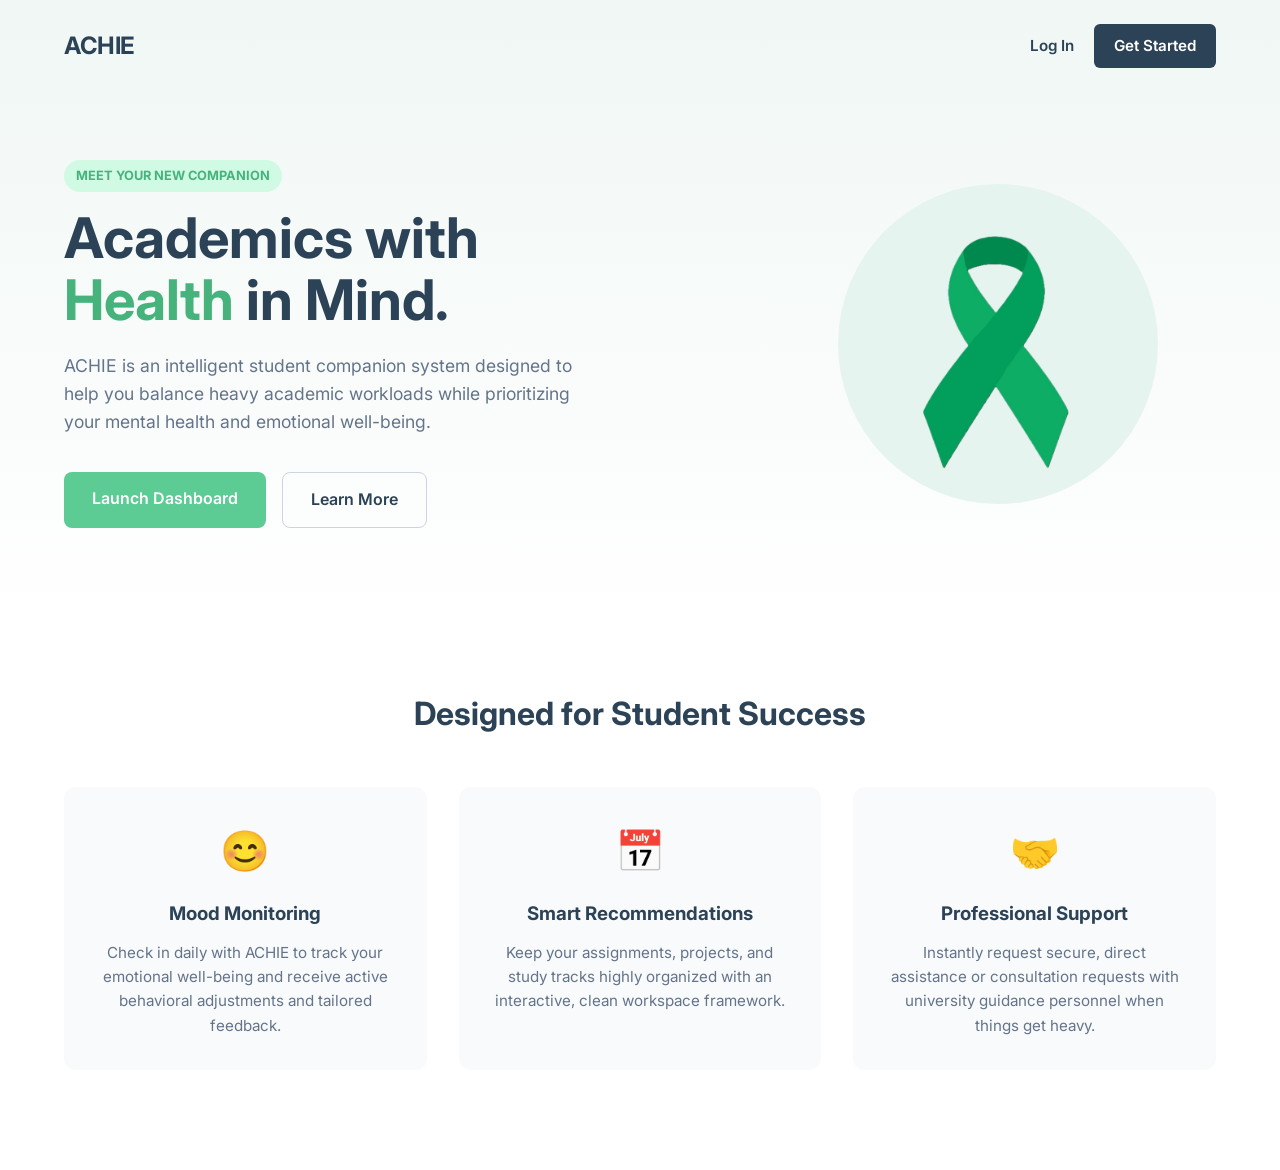
<file: index.html>
<!DOCTYPE html>
<html lang="en">
<head>
    <meta charset="UTF-8">
    <meta name="viewport" content="width=device-width, initial-scale=1.0">
    <title>ACHIE - Your Academic & Well-being Companion</title>
    <link rel="preconnect" href="https://fonts.googleapis.com">
    <link rel="preconnect" href="https://fonts.gstatic.com" crossorigin>
    <link href="https://fonts.googleapis.com/css2?family=Inter:wght@300;400;500;600;700&display=swap" rel="stylesheet">
    
    <link rel="stylesheet" href="css/base.css">
    <link rel="stylesheet" href="css/home.css">
</head>
<body class="home-body">

    <nav class="home-nav">
        <div class="nav-container">
            <span class="nav-logo">ACHIE</span>
            <div class="nav-links">
                <a href="auth.html" class="nav-btn-login">Log In</a>
                <a href="auth.html#signup" class="nav-btn-cta">Get Started</a>
            </div>
        </div>
    </nav>

    <header class="home-hero">
        <div class="hero-container">
            <div class="hero-text">
                <span class="hero-badge">Meet Your New Companion</span>
                <h1>Academics with <br><span class="highlight-text">Health</span> in Mind.</h1>
                <p>
                    ACHIE is an intelligent student companion system designed to help you balance heavy academic workloads while prioritizing your mental health and emotional well-being.
                </p>
                <div class="hero-actions">
                    <a href="auth.html" class="btn-hero-primary">Launch Dashboard</a>
                    <a href="#features" class="btn-hero-secondary">Learn More</a>
                </div>
            </div>
            
            <div class="hero-graphic-container">
                <div class="graphic-circle-bg"></div>
                <img src="img/ribbon.png" alt="ACHIE Robot Companion" class="hero-mascot-img">
            </div>
        </div>
    </header>

    <section id="features" class="home-features">
        <h2 class="section-title">Designed for Student Success</h2>
        <div class="features-grid">
            <div class="feature-card">
                <div class="feature-icon">😊</div>
                <h3>Mood Monitoring</h3>
                <p>Check in daily with ACHIE to track your emotional well-being and receive active behavioral adjustments and tailored feedback.</p>
            </div>
            <div class="feature-card">
                <div class="feature-icon">📅</div>
                <h3>Smart Recommendations</h3>
                <p>Keep your assignments, projects, and study tracks highly organized with an interactive, clean workspace framework.</p>
            </div>
            <div class="feature-card">
                <div class="feature-icon">🤝</div>
                <h3>Professional Support</h3>
                <p>Instantly request secure, direct assistance or consultation requests with university guidance personnel when things get heavy.</p>
            </div>
        </div>
    </section>

</body>
</html>
</file>
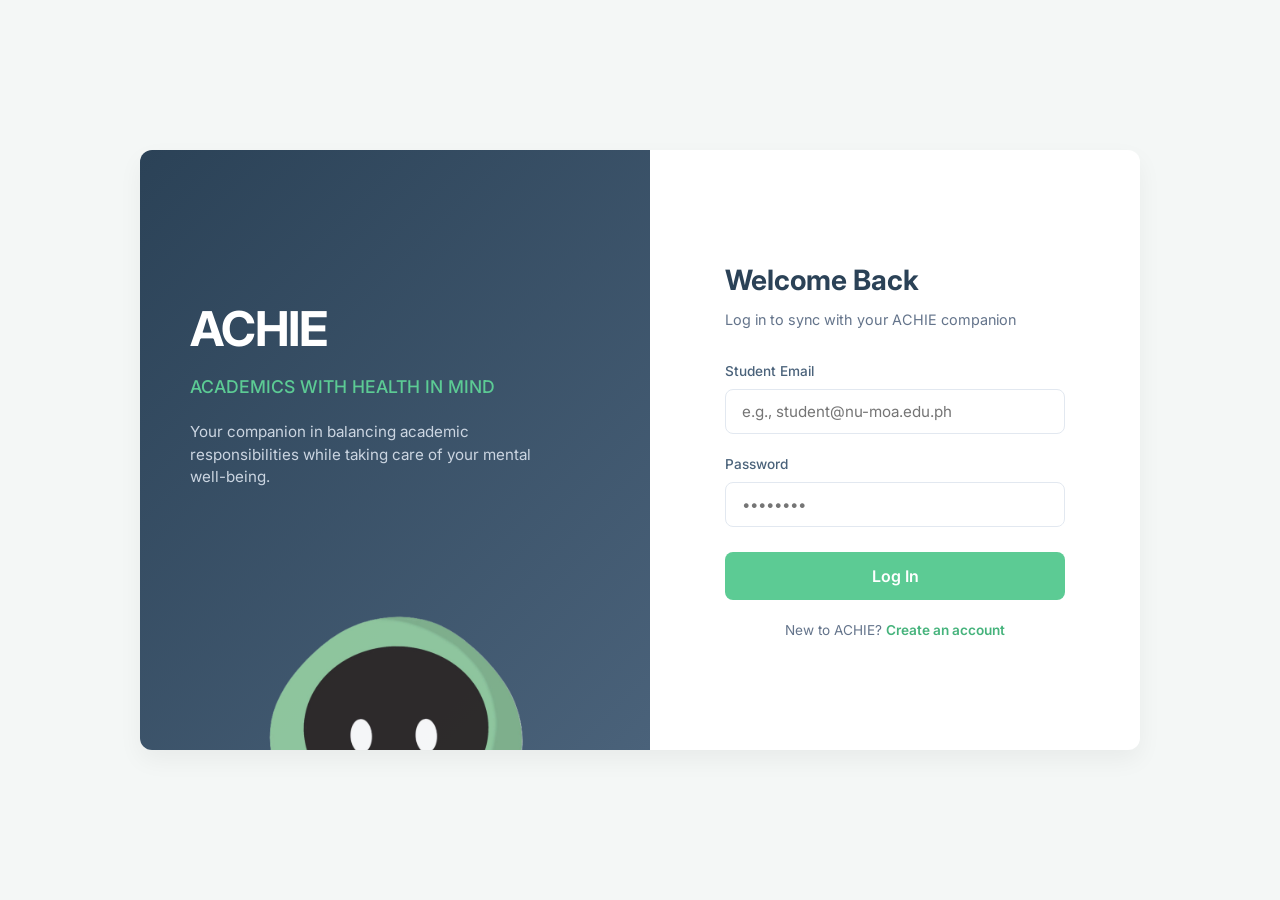
<file: auth.html>
<!DOCTYPE html>
<html lang="en">
<head>
    <meta charset="UTF-8">
    <meta name="viewport" content="width=device-width, initial-scale=1.0">
    <title>ACHIE - Student Gateway</title>
    <link rel="preconnect" href="https://fonts.googleapis.com">
    <link rel="preconnect" href="https://fonts.gstatic.com" crossorigin>
    <link href="https://fonts.googleapis.com/css2?family=Inter:wght@300;400;500;600;700&display=swap" rel="stylesheet">
    
    <link rel="stylesheet" href="css/base.css">
    <link rel="stylesheet" href="css/auth.css">
</head>
<body class="auth-body">

    <main class="auth-container">
        <section class="auth-branding">
            <div class="branding-content">
                <h1 class="logo-text">ACHIE</h1>
                <p class="tagline">Academics with Health in Mind</p>
                <p class="description">
                    Your companion in balancing academic responsibilities while taking care of your mental well-being.
                </p>
            </div>
            <img src="img/achie-head2.png" alt="ACHIE Mascot" class="mascot-peek">
        </section>

        <section class="auth-forms">
            
            <div class="form-box" id="login-box">
                <h2>Welcome Back</h2>
                <p class="form-subtitle">Log in to sync with your ACHIE companion</p>
                
                <form id="form-login" onsubmit="return false;">
                    <div class="input-group">
                        <label for="login-email">Student Email</label>
                        <input type="email" id="login-email" placeholder="e.g., student@nu-moa.edu.ph" required>
                    </div>
                    
                    <div class="input-group">
                        <label for="login-password">Password</label>
                        <input type="password" id="login-password" placeholder="••••••••" required>
                    </div>

                    <button type="submit" class="btn btn-primary" id="btn-login">Log In</button>
                </form>
                
                <p class="switch-form-text">
                    New to ACHIE? <a href="#" id="link-to-signup">Create an account</a>
                </p>
            </div>

            <div class="form-box hidden" id="signup-box">
                <h2>Get Started</h2>
                <p class="form-subtitle">Begin your balanced academic journey</p>
                
                <form id="form-signup" onsubmit="return false;">
                    <div class="input-group">
                        <label for="signup-name">Full Name</label>
                        <input type="text" id="signup-name" placeholder="John Doe" required>
                    </div>

                    <div class="input-group">
                        <label for="signup-email">Student Email</label>
                        <input type="email" id="signup-email" placeholder="e.g., student@nu-moa.edu.ph" required>
                    </div>
                    
                    <div class="input-group">
                        <label for="signup-password">Password</label>
                        <input type="password" id="signup-password" placeholder="Create a strong password" required>
                    </div>

                    <button type="submit" class="btn btn-primary" id="btn-signup">Sign Up</button>
                </form>
                
                <p class="switch-form-text">
                    Already have an account? <a href="#" id="link-to-login">Log In</a>
                </p>
            </div>
        </section>
    </main>

    <script src="js/auth.js"></script>
</body>
</html>
</file>
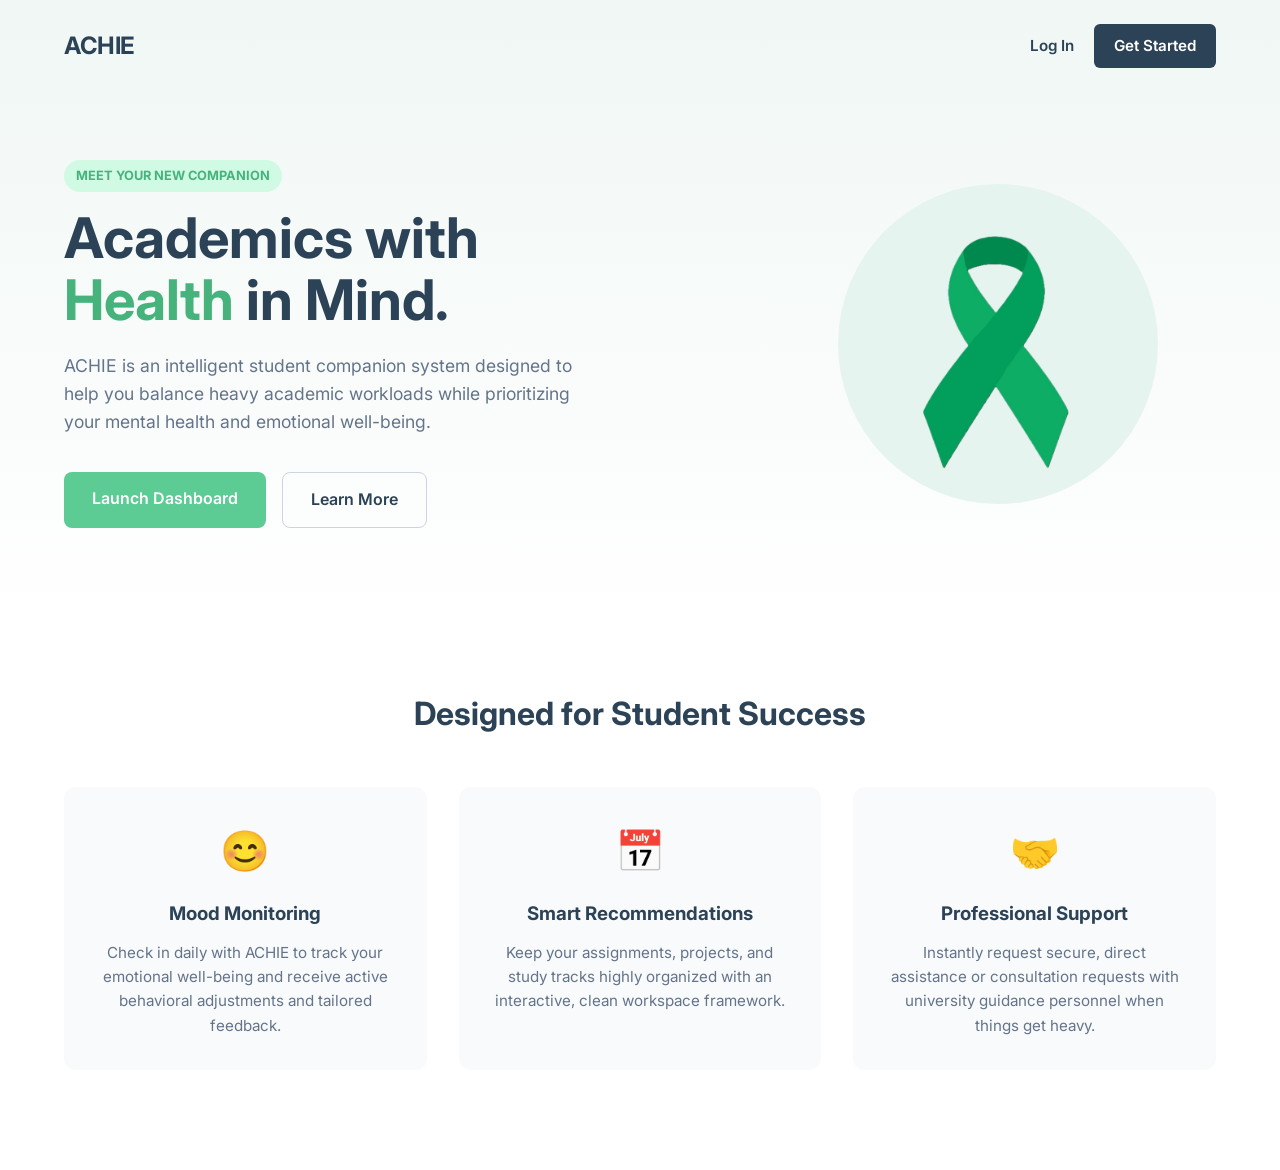
<file: dashboard.html>
<!DOCTYPE html>
<html lang="en">
<head>
    <meta charset="UTF-8">
    <meta name="viewport" content="width=device-width, initial-scale=1.0">
    <title>ACHIE Dashboard - Workspace Hub</title>
    <!-- Google Fonts -->
    <link rel="preconnect" href="https://fonts.googleapis.com">
    <link rel="preconnect" href="https://fonts.gstatic.com" crossorigin>
    <link href="https://fonts.googleapis.com/css2?family=Inter:wght@300;400;500;600;700&display=swap" rel="stylesheet">
    
    <link rel="stylesheet" href="css/dashboard/base.css">
    <link rel="stylesheet" href="css/dashboard/layout.css">
    <link rel="stylesheet" href="css/dashboard/components.css">
    <link rel="stylesheet" href="css/dashboard/modals.css">
</head>
<body class="dashboard-body">

    <!-- COLLAPSIBLE SIDEBAR NAVIGATION -->
    <aside class="dash-sidebar" id="main-sidebar">
        <div class="sidebar-top">
            <div class="sidebar-header-row" style="display: flex; align-items: center; justify-content: space-between; padding: 0 16px; margin-bottom: 24px;">
                <div class="sidebar-logo" style="font-size: 1.5rem; font-weight: 700; color: white;">ACHIE</div>
                <!-- Sidebar Toggle Trigger Button -->
                <button id="sidebar-toggle" class="btn-toggle-sidebar" style="background: none; border: none; color: rgba(255,255,255,0.7); cursor: pointer; font-size: 1.1rem; transition: transform 0.3s ease; padding: 4px 8px;">◀</button>
            </div>
            <nav class="sidebar-menu">
                <a href="#" class="menu-item active" data-target="home">
                    <span class="menu-icon">🏠</span> 
                    <span class="menu-label">Home</span>
                </a>
                <a href="#" class="menu-item" data-target="scheduler">
                    <span class="menu-icon">📅</span> 
                    <span class="menu-label">Scheduler & Timer</span>
                </a>
                <a href="#" class="menu-item" data-target="analytics">
                    <span class="menu-icon">📊</span> 
                    <span class="menu-label">Analytics & Progress</span>
                </a>
                <a href="#" class="menu-item" data-target="folder">
                    <span class="menu-icon">📁</span> 
                    <span class="menu-label">Academic Folder</span>
                </a>
                <a href="#" class="menu-item" data-target="support">
                    <span class="menu-icon">🤝</span> 
                    <span class="menu-label">Professional Support</span>
                </a>
            </nav>
        </div>
        
        <div class="sidebar-bottom">
            <button class="btn-sidebar-logout" id="btn-logout">
                <span class="menu-icon">🚪</span> 
                <span class="menu-label">Sign Out</span>
            </button>
        </div>
    </aside>

    <!-- MAIN CONTENT VIEWPORT CONTAINER -->
    <main class="dash-content-frame">
        <!-- Shared Persistent Header -->
        <header class="content-header">
            <div class="header-welcome">
                <h2>Welcome back, <span id="student-name" class="highlight-text">Student</span>!</h2>
            </div>
            <div class="global-rewards-badge">
                <span class="badge-icon">⚡</span> <span id="rewards-points">0</span> XP
            </div>
        </header>

        <!-- Dynamic Injection Window -->
        <div class="view-scroll-wrapper" id="dynamic-content-root">
            <!-- Separate section components are dynamically injected here by Javascript -->
        </div>
    </main>

    <!-- SHARED OVERLAY INTERFACES -->
    <div class="modal-overlay hidden" id="counselor-modal">
        <div class="modal-box">
            <div class="modal-header">
                <h3>ACHIE Secure Link</h3>
                <button class="modal-close-btn" id="btn-close-modal">&times;</button>
            </div>
            <div class="modal-body">
                <div class="loading-spinner-container" id="modal-loading-state">
                    <div class="spinner"></div>
                    <p>Establishing encrypted endpoint to Student Guidance Desk...</p>
                </div>
                <div class="connection-success-state hidden" id="modal-success-state">
                    <div class="success-icon">✓</div>
                    <h4>Room Verified</h4>
                    <p>Line established successfully. An advisor will message you in a separate window momentarily.</p>
                </div>
            </div>
        </div>
    </div>

    <script src="js/app.js"></script>
</body>
</html>
</file>
<file: css/base.css>
/* ==========================================================================
   ACHIE SYSTEM BASE UTILITIES & RESET
   ========================================================================== */
html {
    scroll-behavior: smooth; /* Enables native browser smooth scrolling */
}

* {
    margin: 0;
    padding: 0;
    box-sizing: border-box;
}

:root {
    /* Main Design Tokens matching the ACHIE concept art theme */
    --bg-primary: #f4f7f6;
    --color-slate-dark: #2b4257;
    --color-slate-light: #4a627a;
    --color-mint-green: #5ccb94;
    --color-mint-dark: #46b37c;
    --color-white: #ffffff;
    --color-text-dark: #1e293b;
    --color-text-muted: #64748b;
    
    /* Global Layout Properties */
    --border-radius: 12px;
    --transition-fast: 0.25s ease;
}

body {
    font-family: 'Inter', sans-serif;
    color: var(--color-text-dark);
    line-height: 1.6;
}

/* Common Helper Utility Classes */
.hidden {
    display: none !important;
}
</file>
<file: css/home.css>
/* ==========================================================================
   ACHIE PUBLIC LANDING PAGE STYLES
   ========================================================================== */
.home-body {
    background-color: var(--color-white);
    overflow-x: hidden;
}

.home-nav {
    background-color: transparent;
    padding: 24px 0;
    width: 100%;
    position: absolute;
    top: 0; left: 0; z-index: 10;
}

.nav-container {
    max-width: 1200px;
    margin: 0 auto;
    padding: 0 24px;
    display: flex;
    justify-content: space-between;
    align-items: center;
}

.nav-logo {
    font-size: 1.5rem;
    font-weight: 700;
    color: var(--color-slate-dark);
    letter-spacing: -0.5px;
}

.nav-links {
    display: flex;
    align-items: center;
    gap: 20px;
}

.nav-btn-login {
    color: var(--color-slate-dark);
    text-decoration: none;
    font-weight: 600;
    font-size: 0.95rem;
}

.nav-btn-cta {
    background-color: var(--color-slate-dark);
    color: var(--color-white);
    text-decoration: none;
    padding: 10px 20px;
    border-radius: 6px;
    font-weight: 600;
    font-size: 0.95rem;
    transition: background-color var(--transition-fast);
}

.nav-btn-cta:hover { background-color: var(--color-slate-light); }

/* Hero Presentation UI Layout */
.home-hero {
    background: linear-gradient(180deg, #f0f7f4 0%, var(--color-white) 100%);
    padding: 160px 0 100px 0;
}

.hero-container {
    max-width: 1200px;
    margin: 0 auto;
    padding: 0 24px;
    display: flex;
    align-items: center;
    gap: 60px;
}

.hero-text { flex: 1.2; }

.hero-badge {
    background-color: #d1fae5;
    color: var(--color-mint-dark);
    padding: 6px 12px;
    border-radius: 20px;
    font-size: 0.8rem;
    font-weight: 700;
    text-transform: uppercase;
    margin-bottom: 16px;
    display: inline-block;
}

.hero-text h1 {
    font-size: 3.5rem;
    color: var(--color-slate-dark);
    line-height: 1.1;
    margin-bottom: 20px;
    font-weight: 700;
}

.highlight-text { color: var(--color-mint-dark); }

.hero-text p {
    font-size: 1.1rem;
    color: var(--color-text-muted);
    margin-bottom: 36px;
    max-width: 520px;
}

.hero-actions { display: flex; gap: 16px; }

.btn-hero-primary {
    background-color: var(--color-mint-green);
    color: var(--color-white);
    text-decoration: none;
    padding: 14px 28px;
    border-radius: 8px;
    font-weight: 600;
    transition: background-color var(--transition-fast);
}
.btn-hero-primary:hover { background-color: var(--color-mint-dark); }

.btn-hero-secondary {
    border: 1.5px solid #cbd5e1;
    color: var(--color-slate-dark);
    text-decoration: none;
    padding: 14px 28px;
    border-radius: 8px;
    font-weight: 600;
}

/* Graphic Mascot Wrapper */
.hero-graphic-container {
    flex: 0.8;
    position: relative;
    display: flex;
    justify-content: center;
    align-items: center;
}

.graphic-circle-bg {
    position: absolute;
    width: 320px; height: 320px;
    background-color: #e6f4f0;
    border-radius: 50%;
    z-index: 1;
}

.hero-mascot-img {
    width: 260px; height: auto;
    position: relative;
    z-index: 2;
    animation: floatMascot 4s ease-in-out infinite;
}

/* Summary Cards Grid */
.home-features {
    max-width: 1200px;
    margin: 0 auto;
    padding: 60px 24px 100px 24px;
}

.section-title {
    text-align: center;
    font-size: 2rem;
    color: var(--color-slate-dark);
    margin-bottom: 48px;
}

.features-grid {
    display: grid;
    grid-template-columns: repeat(auto-fit, minmax(280px, 1fr));
    gap: 32px;
}

.feature-card {
    background-color: #f8fafc;
    border-radius: var(--border-radius);
    padding: 32px;
    text-align: center;
    transition: transform var(--transition-fast);
}
.feature-card:hover { transform: translateY(-5px); }
.feature-icon { font-size: 2.5rem; margin-bottom: 16px; }
.feature-card h3 { color: var(--color-slate-dark); margin-bottom: 12px; }
.feature-card p { color: var(--color-text-muted); font-size: 0.95rem; }

@keyframes floatMascot {
    0% { transform: translateY(0px); }
    50% { transform: translateY(-15px); }
    100% { transform: translateY(0px); }
}

/* Responsive Scaling Overrides (Responsiveness Criteria) */
@media (max-width: 968px) {
    .hero-container { flex-direction: column-reverse; text-align: center; padding-top: 40px; }
    .hero-text h1 { font-size: 2.5rem; }
    .hero-text p { margin: 0 auto 30px auto; }
    .hero-actions { justify-content: center; }
    .graphic-circle-bg { width: 240px; height: 240px; }
    .hero-mascot-img { width: 180px; }
}
</file>
<file: css/auth.css>
/* ==========================================================================
   ACHIE SPLIT-PANEL LOGIN & SIGNUP PORTAL STYLES
   ========================================================================== */
.auth-body {
    background-color: var(--bg-primary);
    height: 100vh;
    display: flex;
    align-items: center;
    justify-content: center;
}

.auth-container {
    display: flex;
    width: 100%;
    max-width: 1000px;
    height: 600px;
    background-color: var(--color-white);
    border-radius: var(--border-radius);
    box-shadow: 0 10px 25px rgba(0, 0, 0, 0.05);
    overflow: hidden;
    margin: 20px;
}

.auth-branding {
    flex: 1;
    background: linear-gradient(135deg, var(--color-slate-dark), var(--color-slate-light));
    color: var(--color-white);
    display: flex;
    flex-direction: column;   
    align-items: flex-start;  /* Keeps the text containers left-aligned */
    justify-content: center;  
    padding: 50px;            
    position: relative;
    overflow: hidden;
}

.branding-content { 
    max-width: 360px; 
    z-index: 2; 
    text-align: left;         /* Text lines up nicely on the left */
    /* Extra bottom space so the text doesn't clash with the centered mascot */
    margin-bottom: 120px; 
}

.logo-text { 
    font-size: 3rem; 
    font-weight: 700; 
    letter-spacing: -1px; 
    margin-bottom: 5px; 
}

.tagline { 
    font-size: 1.1rem; 
    color: var(--color-mint-green); 
    font-weight: 500; 
    text-transform: uppercase; 
    margin-bottom: 20px; 
}

.description { 
    color: #cbd5e1; 
    font-size: 0.95rem; 
    line-height: 1.5;         
}

/* Mascot Peeking Layout Anchor */
.mascot-peek {
    position: absolute;
    bottom: 0;                /* Aligns the flat bottom of the image to the frame edge */
    left: 50%;                /* CENTERS ONLY THE MASCOT: Shifts start point to center */
    width: 260px;            
    height: auto;
    opacity: 0.95;
    pointer-events: none;
    z-index: 1;
    
    /* Combines the horizontal centering trick with our vertical peek spacing */
    transform: translateX(-50%) translateY(20px); 
    transition: transform var(--transition-fast);
}

/* Hover effect updates - maintains horizontal center while sliding upward */
.auth-branding:hover .mascot-peek { 
    transform: translateX(-50%) translateY(0px) scale(1.02); 
}

/* Right Panel Elements */
.auth-forms {
    flex: 1;
    display: flex;
    align-items: center;
    justify-content: center;
    padding: 40px;
}

.form-box { 
    width: 100%; 
    max-width: 340px; 
}

.form-box h2 { 
    font-size: 1.75rem; 
    color: var(--color-slate-dark); 
    margin-bottom: 5px; 
}

.form-subtitle { 
    font-size: 0.9rem; 
    color: var(--color-text-muted); 
    margin-bottom: 30px; 
}

.input-group { 
    margin-bottom: 20px; 
    display: flex; 
    flex-direction: column; 
}

.input-group label { 
    font-size: 0.85rem; 
    font-weight: 500; 
    margin-bottom: 6px; 
    color: var(--color-slate-light); 
}

.input-group input { 
    padding: 12px 16px; 
    border: 1.5px solid #e2e8f0; 
    border-radius: 8px; 
    font-family: inherit; 
    font-size: 0.95rem; 
    outline: none; 
    transition: border-color var(--transition-fast); 
}

.input-group input:focus { 
    border-color: var(--color-mint-green); 
}

.btn { 
    display: block; 
    width: 100%; 
    padding: 14px; 
    border: none; 
    border-radius: 8px; 
    font-family: inherit; 
    font-size: 1rem; 
    font-weight: 600; 
    cursor: pointer; 
    transition: all var(--transition-fast); 
    text-align: center; 
    margin-top: 25px; 
}

.btn-primary { 
    background-color: var(--color-mint-green); 
    color: var(--color-white); 
}

.btn-primary:hover { 
    background-color: var(--color-mint-dark); 
}

.btn-primary:active { 
    transform: scale(0.98); 
}

.switch-form-text { 
    text-align: center; 
    font-size: 0.85rem; 
    color: var(--color-text-muted); 
    margin-top: 20px; 
}

.switch-form-text a { 
    color: var(--color-mint-dark); 
    text-decoration: none; 
    font-weight: 600; 
}

.switch-form-text a:hover { 
    text-decoration: underline; 
}

/* Responsive Breakpoint */
@media (max-width: 768px) {
    .auth-container { 
        flex-direction: column; 
        height: auto; 
        max-width: 450px; 
        margin: 15px; 
    }
    
    .auth-branding { 
        padding: 50px 30px 180px 30px; 
        align-items: center;           
    }
    
    .branding-content { 
        max-width: 100%; 
        text-align: center;            
        margin-bottom: 0;
    }
    
    .logo-text { 
        font-size: 2.2rem; 
    }
    
    .mascot-peek { 
        width: 180px; 
        bottom: 0;
        left: 50%;
        transform: translateX(-50%) translateY(15px);  
    }
    
    .auth-branding:hover .mascot-peek {
        transform: translateX(-50%) translateY(0);
    }
    
    .auth-forms { 
        padding: 35px 25px; 
    }
}
</file>
<file: css/dashboard/base.css>
/* ==========================================================================
   ACHIE SYSTEM TOKENS & BASE NORMALIZATION
   ========================================================================== */
:root {
    /* Layout Sizing Definitions */
    --sidebar-wide: 260px;
    --sidebar-narrow: 76px;
    
    /* Animation Interp Properties */
    --transition-fast: 0.2s;
    --transition-sidebar: 0.3s cubic-bezier(0.4, 0, 0.2, 1);
    --border-radius: 12px;

    /* Theme Color System Variables */
    --color-white: #ffffff;
    --color-slate-dark: #1e293b;
    --color-slate-light: #334155;
    --color-mint-green: #10b981;
    --color-mint-dark: #059669;
    --color-text-muted: #64748b;
    
    /* Academic Folder Accent Integrations */
    --color-primary: #3b82f6;       
    --color-primary-hover: #2563eb; 
    --color-bg-dark-well: #f1f5f9;
    --color-border-subtle: #e2e8f0;
    --color-border: rgb(104, 104, 104);
}

/* Base Level Resets */
* {
    box-sizing: border-box;
    margin: 0;
    padding: 0;
}

/* Global Hidden Helper Utility */
.hidden {
    display: none !important;
}
</file>
<file: css/dashboard/layout.css>
/* ==========================================================================
   ACHIE SIDEBAR SYSTEM WORKSPACE LAYOUT & FRAMES
   ========================================================================== */
.dashboard-body {
    display: flex;
    height: 100vh;
    width: 100vw;
    background-color: #f8fafc;
    overflow: hidden;
    font-family: -apple-system, BlinkMacSystemFont, "Segoe UI", Roboto, Helvetica, Arial, sans-serif;
    line-height: 1.5;
}

/* Sidebar Structural Assembly Grid */
.dash-sidebar {
    width: var(--sidebar-wide);
    background-color: var(--color-slate-dark);
    display: flex;
    flex-direction: column;
    justify-content: space-between;
    padding: 30px 20px;
    flex-shrink: 0;
    z-index: 100;
    transition: width var(--transition-sidebar), padding var(--transition-sidebar);
    overflow: hidden;
    white-space: nowrap;
}

.sidebar-logo {
    font-size: 1.75rem;
    font-weight: 700;
    color: var(--color-white);
    letter-spacing: -0.5px;
    margin-bottom: 40px;
    padding-left: 12px;
    transition: opacity var(--transition-fast), display var(--transition-fast);
}

.sidebar-menu {
    display: flex;
    flex-direction: column;
    gap: 10px;
}

.menu-item {
    display: flex;
    align-items: center;
    gap: 14px;
    color: #cbd5e1;
    text-decoration: none;
    padding: 12px 16px;
    border-radius: 8px;
    font-weight: 500;
    font-size: 0.95rem;
    transition: all var(--transition-fast);
}

.menu-item:hover, .menu-item.active {
    background-color: var(--color-slate-light);
    color: var(--color-white);
}

.menu-icon {
    font-size: 1.1rem;
    display: inline-block;
    min-width: 20px;
    text-align: center;
}

.btn-sidebar-logout {
    width: 100%;
    background-color: rgba(239, 68, 68, 0.15);
    border: 1px solid rgba(239, 68, 68, 0.3);
    color: #fca5a5;
    display: flex;
    align-items: center;
    gap: 14px;
    padding: 12px 16px;
    border-radius: 8px;
    font-family: inherit;
    font-weight: 600;
    font-size: 0.95rem;
    cursor: pointer;
    transition: all var(--transition-fast);
}

.btn-sidebar-logout:hover {
    background-color: #ef4444;
    color: var(--color-white);
}

/* --- COLLAPSED SIDEBAR MODIFIERS --- */
.dash-sidebar.collapsed {
    width: var(--sidebar-narrow);
    padding: 30px 12px;
}

.dash-sidebar.collapsed .menu-label,
.dash-sidebar.collapsed .sidebar-logo {
    opacity: 0;
    pointer-events: none;
    display: none;
}

.dash-sidebar.collapsed .menu-item,
.dash-sidebar.collapsed .btn-sidebar-logout {
    justify-content: center;
    padding: 12px 0;
}

.dash-sidebar.collapsed .sidebar-header-row {
    justify-content: center !important;
    padding: 0 !important;
}

.dash-sidebar.collapsed #sidebar-toggle {
    transform: rotate(180deg);
}

/* --- MAIN WORKSPACE MODULE FRAMES --- */
.dash-content-frame {
    flex: 1;
    display: flex;
    flex-direction: column;
    overflow: hidden;
}

.content-header {
    background-color: var(--color-white);
    padding: 24px 40px;
    display: flex;
    justify-content: space-between;
    align-items: center;
    border-bottom: 1px solid #e2e8f0;
}

.content-header h2 {
    font-size: 1.5rem;
    color: var(--color-slate-dark);
}

.global-rewards-badge {
    background-color: var(--color-slate-dark);
    color: var(--color-mint-green);
    font-weight: 700;
    padding: 8px 16px;
    border-radius: 20px;
    display: flex;
    align-items: center;
    gap: 6px;
}

.view-scroll-wrapper {
    flex: 1;
    padding: 40px;
    overflow-y: auto;
}
</file>
<file: css/dashboard/components.css>
/* ==========================================================================
   ACHIE DYNAMIC INTERACTIVE COMPONENT MODULES
   ========================================================================== */

/* Shared Element Cards & Buttons */
.dashboard-section {
    animation: viewFadeIn 0.3s ease;
}

.section-card {
    background-color: var(--color-white);
    border-radius: var(--border-radius);
    padding: 32px;
    box-shadow: 0 4px 6px -1px rgba(0, 0, 0, 0.05);
    margin-bottom: 24px;
}

.section-card h3 {
    font-size: 1.3rem;
    color: var(--color-slate-dark);
    margin-bottom: 4px;
}

.section-subtitle {
    font-size: 0.9rem;
    color: var(--color-text-muted);
    margin-bottom: 24px;
}

.btn-primary {
    background-color: var(--color-primary);
    color: var(--color-white);
    border: none;
    padding: 0.625rem 1.25rem;
    font-size: 0.95rem;
    font-weight: 600;
    border-radius: 6px;
    cursor: pointer;
    font-family: inherit;
    transition: var(--transition-fast);
    display: inline-flex;
    justify-content: center;
    align-items: center;
}
.btn-primary:hover { background-color: var(--color-primary-hover); }
.btn-primary:active { transform: scale(0.98); }

/* --- MODULE 1: MASCOT ELEMENT CONTAINER --- */
.home-interactive-container {
    display: flex;
    min-height: 480px;
    position: relative;
    padding: 40px;
    background: linear-gradient(135deg, var(--color-white) 0%, #fdfdfd 100%);
    overflow: hidden;
}

.home-speech-column {
    flex: 1.2;
    display: flex;
    flex-direction: column;
    justify-content: flex-start;
    padding-right: 20px;
    z-index: 2;
}

.achie-bubble-wrapper {
    margin-top: 30px;
    position: relative;
    max-width: 520px;
}

.achie-speech-bubble {
    background-color: var(--color-slate-dark);
    color: var(--color-white);
    padding: 24px 28px;
    border-radius: 16px;
    box-shadow: 0 10px 20px rgba(43, 66, 87, 0.08);
}

.achie-speech-bubble p {
    font-size: 1.1rem;
    line-height: 1.5;
    font-style: italic;
}

.bubble-pointer {
    position: absolute;
    top: 35px;
    right: -12px;
    width: 0;
    height: 0;
    border-top: 12px solid transparent;
    border-bottom: 12px solid transparent;
    border-left: 14px solid var(--color-slate-dark);
}

.home-mascot-column {
    flex: 0.8;
    display: flex;
    align-items: flex-end;
    justify-content: flex-end;
    position: relative;
}

.achie-interactive-btn {
    background: transparent;
    border: none;
    padding: 0; margin: 0;
    cursor: pointer;
    outline: none;
    position: absolute;
    bottom: -40px;
    right: -20px;
    width: 340px;
    height: 340px;
    transition: transform 0.2s cubic-bezier(0.175, 0.885, 0.32, 1.275);
    z-index: 1;
}

.achie-full-body-img {
    width: 100%;
    height: 100%;
    object-fit: contain;
    filter: drop-shadow(0 10px 15px rgba(0, 0, 0, 0.06));
    transition: filter var(--transition-fast);
}

.achie-interactive-btn:hover { transform: translateY(-4px) scale(1.02); }
.achie-interactive-btn:hover .achie-full-body-img { filter: drop-shadow(0 15px 20px rgba(92, 203, 148, 0.15)); }
.achie-interactive-btn.talking { animation: achieBounceSpeak 0.5s ease infinite alternate; }

/* --- MODULE 2: ADAPTIVE WORKLOAD PLANNER & TIMER --- */
.energy-checkin-card {
    display: flex;
    justify-content: space-between;
    align-items: center;
    gap: 20px;
    background: linear-gradient(to right, var(--color-white), #f8fafc);
    border-left: 5px solid var(--color-slate-light);
}
.checkin-header-text .section-subtitle { margin-bottom: 0; }
.energy-toggle-group { display: flex; gap: 12px; }

.btn-energy {
    background-color: var(--color-white);
    border: 2px solid #e2e8f0;
    color: var(--color-slate-dark);
    padding: 12px 20px;
    border-radius: 10px;
    font-family: inherit;
    font-weight: 600;
    font-size: 0.95rem;
    cursor: pointer;
    display: flex;
    align-items: center;
    gap: 8px;
    transition: all var(--transition-fast);
}
.btn-energy.high:hover, .btn-energy.high.active { background-color: #fef9c3; border-color: #eab308; color: #854d0e; }
.btn-energy.medium:hover, .btn-energy.medium.active { background-color: #e0f2fe; border-color: #0284c7; color: #075985; }
.btn-energy.low:hover, .btn-energy.low.active { background-color: #d1fae5; border-color: var(--color-mint-green); color: #065f46; }

.task-block-header { display: flex; justify-content: space-between; align-items: center; margin-bottom: 6px; }
.task-block-header h3 { margin-bottom: 0 !important; }

.energy-badge { padding: 4px 12px; border-radius: 12px; font-size: 0.8rem; font-weight: 700; text-transform: uppercase; }
.state-high { background-color: #fef9c3; color: #854d0e; }
.state-medium { background-color: #e0f2fe; color: #075985; }
.state-low { background-color: #d1fae5; color: #065f46; }

.task-select-tag {
    padding: 0 12px;
    border: 1.5px solid #cbd5e1;
    border-radius: 8px;
    background-color: var(--color-white);
    font-family: inherit;
    color: var(--color-slate-dark);
    outline: none;
    cursor: pointer;
}

.item-tag { font-size: 0.75rem; font-weight: 600; padding: 2px 8px; border-radius: 4px; margin-left: 8px; }
.tag-heavy { background-color: #fee2e2; color: #991b1b; }
.tag-medium { background-color: #f1f5f9; color: var(--color-slate-dark); }
.tag-light { background-color: #f0fdf4; color: #166534; }

.task-item.deferred-faded { opacity: 0.4; border-left: 4px dashed #ef4444; filter: grayscale(40%); }
.defer-notice { font-size: 0.75rem; color: #ef4444; font-weight: 500; margin-left: auto; padding-right: 12px; }

.scheduler-split-container { display: grid; grid-template-columns: 1.2fr 0.8fr; gap: 24px; }
.task-input-row { display: flex; gap: 12px; margin-bottom: 20px; }
.task-input-row input { flex: 1; padding: 12px 16px; border: 1.5px solid #cbd5e1; border-radius: 8px; font-family: inherit; outline: none; }
.task-input-row input:focus { border-color: var(--color-mint-green); }
.btn-add-task { background-color: var(--color-slate-dark); color: var(--color-white); border: none; padding: 0 20px; border-radius: 8px; font-weight: 600; cursor: pointer; }

.task-list { list-style: none; }
.task-item { display: flex; align-items: center; justify-content: space-between; padding: 12px; background-color: #f1f5f9; border-radius: 8px; margin-bottom: 10px; }
.task-item-left { display: flex; align-items: center; gap: 12px; }
.btn-delete-task { background: transparent; border: none; color: #ef4444; cursor: pointer; font-weight: 600; }

.pomodoro-display-box { background-color: #f1f5f9; border-radius: var(--border-radius); padding: 40px; text-align: center; }
.timer-digits { font-size: 3.5rem; font-weight: 700; color: var(--color-slate-dark); font-variant-numeric: tabular-nums; margin-bottom: 20px; }
.timer-controls { display: flex; justify-content: center; gap: 12px; }
.btn-timer { background-color: var(--color-mint-green); color: var(--color-white); border: none; padding: 10px 24px; border-radius: 6px; font-weight: 600; font-family: inherit; cursor: pointer; transition: background-color var(--transition-fast); }
.btn-timer:hover { background-color: var(--color-mint-dark); }
.btn-timer-reset { background-color: #cbd5e1; color: var(--color-slate-dark); }
.btn-timer-reset:hover { background-color: #94a3b8; }

.placeholder-wireframe {
    border: 2px dashed #cbd5e1;
    background-color: #f8fafc;
    border-radius: 8px;
    padding: 60px 20px;
    text-align: center;
    color: var(--color-text-muted);
    font-style: italic;
}

/* --- MODULE 3: ANALYTICS & METRICS PROGRESS INSIGHTS --- */
.analytics-metrics-grid { display: grid; grid-template-columns: repeat(3, 1fr); gap: 20px; }

.metric-card {
    background-color: var(--color-white);
    border-radius: var(--border-radius);
    padding: 24px;
    box-shadow: 0 4px 6px -1px rgba(0, 0, 0, 0.05);
    display: flex;
    align-items: center;
    gap: 20px;
    border: 1px solid #e2e8f0;
}

.metric-icon {
    font-size: 2.2rem;
    background-color: #f8fafc;
    width: 60px;
    height: 60px;
    border-radius: 50%;
    display: flex;
    align-items: center;
    justify-content: center;
    flex-shrink: 0;
}

.metric-info h4 { font-size: 0.9rem; color: var(--color-text-muted); text-transform: uppercase; letter-spacing: 0.5px; margin-bottom: 4px; }
.metric-info p { font-size: 1.8rem; font-weight: 700; color: var(--color-slate-dark); line-height: 1.1; }
.metric-info span { font-size: 0.75rem; color: var(--color-text-muted); display: block; margin-top: 2px; }

.distribution-bar-wrapper { display: flex; height: 18px; width: 100%; border-radius: 8px; overflow: hidden; background-color: #cbd5e1; margin: 20px 0; }
.dist-segment { height: 100%; transition: width var(--transition-sidebar); }

.dist-segment.tag-heavy, .legend-dot.tag-heavy { background-color: #ff7b7b !important; }
.dist-segment.tag-medium, .legend-dot.tag-medium { background-color: #ffb663 !important; }
.dist-segment.tag-light, .legend-dot.tag-light { background-color: #82ff96 !important; }

.distribution-legend-list { list-style: none; display: flex; flex-direction: column; gap: 10px; margin-top: 16px; padding-left: 0; }
.distribution-legend-list li { display: flex; align-items: center; font-size: 0.9rem; color: var(--color-slate-dark); }
.legend-dot { display: inline-block; width: 14px; height: 14px; border-radius: 50%; margin-right: 12px; flex-shrink: 0; }

/* --- MODULE 4: ACADEMIC FOLDER REPOSITORY STYLES --- */
.subject-selector-wrapper select { transition: var(--transition-fast); outline: none; }
.subject-selector-wrapper select:focus { border-color: var(--color-primary); box-shadow: 0 0 0 2px rgba(59, 130, 246, 0.25); }

#active-subject-badge { transition: var(--transition-fast); text-transform: uppercase; letter-spacing: 0.05em; }
#folder-notes-input { transition: var(--transition-fast); outline: none; border: 1.5px solid var(--color-border-subtle); }
#folder-notes-input:focus { border-color: var(--color-primary); box-shadow: inset 0 1px 2px rgba(0,0,0,0.05), 0 0 0 2px rgba(59, 130, 246, 0.15); }

.file-drop-zone { transition: var(--transition-fast); background-color: var(--color-bg-dark-well); }
.file-drop-zone:hover { background-color: rgba(59, 130, 246, 0.04); border-color: var(--color-primary) !important; }
.file-drop-zone:hover p { color: var(--color-slate-dark) !important; }

#uploaded-files-list li { border: 1px solid transparent; transition: var(--transition-fast); }
#uploaded-files-list li:hover { background-color: rgba(30, 41, 59, 0.05) !important; border-color: var(--color-border-subtle); }

.file-download-link { transition: var(--transition-fast); text-decoration: none; }
.file-download-link:hover { text-decoration: underline; opacity: 0.85; }

.btn-delete-file { transition: var(--transition-fast); opacity: 0.6; padding: 0 0.25rem; }
.btn-delete-file:hover { opacity: 1; transform: scale(1.15); }

#uploaded-files-list::-webkit-scrollbar { width: 6px; }
#uploaded-files-list::-webkit-scrollbar-track { background: transparent; }
#uploaded-files-list::-webkit-scrollbar-thumb { background: var(--color-border-subtle); border-radius: 3px; }
#uploaded-files-list::-webkit-scrollbar-thumb:hover { background: var(--color-text-muted); }

/* --- MODULE 5: CONNECT PLATFORMS PANEL --- */
.support-panel-content { max-width: 600px; }
.support-panel-content p { color: var(--color-text-muted); margin-bottom: 24px; }
.btn-connect { background-color: var(--color-mint-green); color: var(--color-white); border: none; padding: 14px 28px; border-radius: 8px; font-weight: 600; font-family: inherit; cursor: pointer; transition: background-color var(--transition-fast); }
.btn-connect:hover { background-color: var(--color-mint-dark); }
</file>
<file: css/dashboard/modals.css>
/* ==========================================================================
   SHARED OVERLAYS, RESPONSIVE QUERIES & ANIMATION MODULES
   ========================================================================== */
.modal-overlay { position: fixed; top: 0; left: 0; width: 100vw; height: 100vh; background-color: rgba(15, 23, 42, 0.6); display: flex; align-items: center; justify-content: center; z-index: 999; }
.modal-box { background-color: var(--color-white); width: 90%; max-width: 440px; border-radius: var(--border-radius); overflow: hidden; box-shadow: 0 20px 25px -5px rgba(0,0,0,0.1); }
.modal-header { background-color: var(--color-slate-dark); color: var(--color-white); padding: 16px 20px; display: flex; justify-content: space-between; align-items: center; }
.modal-close-btn { background: transparent; border: none; color: white; font-size: 1.5rem; cursor: pointer; }
.modal-body { padding: 30px; text-align: center; min-height: 200px; display: flex; align-items: center; justify-content: center; }

.spinner { width: 40px; height: 40px; border: 4px solid #f3f3f3; border-top: 4px solid var(--color-mint-green); border-radius: 50%; animation: spin 1s linear infinite; margin: 0 auto 16px auto; }
.success-icon { width: 50px; height: 50px; background-color: #d1fae5; color: #44eb5d; border-radius: 50%; display: flex; align-items: center; justify-content: center; font-size: 1.5rem; font-weight: bold; margin: 0 auto 16px auto; }

/* ==========================================================================
   KEYFRAME TRANSITIONS
   ========================================================================== */
@keyframes spin { 0% { transform: rotate(0deg); } 100% { transform: rotate(360deg); } }
@keyframes viewFadeIn { from { opacity: 0; transform: translateY(8px); } to { opacity: 1; transform: translateY(0); } }
@keyframes achieBounceSpeak { 0% { transform: scale(0.98) translateY(0); } 100% { transform: scale(1.03) translateY(-8px); } }

/* ==========================================================================
   MEDIA RESPONSIVE BREAKPOINTS
   ========================================================================== */
@media (max-width: 1024px) {
    .scheduler-split-container { grid-template-columns: 1fr; }
}

@media (max-width: 900px) {
    .analytics-metrics-grid { grid-template-columns: 1fr; gap: 16px; }
}

@media (max-width: 850px) {
    .energy-checkin-card { flex-direction: column; align-items: flex-start; }
    .energy-toggle-group { width: 100%; }
    .btn-energy { flex: 1; justify-content: center; }
}

@media (max-width: 768px) {
    .home-interactive-container { flex-direction: column; min-height: auto; padding-bottom: 260px; }
    .home-speech-column { padding-right: 0; }
    .bubble-pointer {
        top: auto; bottom: -12px; right: 60px;
        border-left: 12px solid transparent; border-right: 12px solid transparent;
        border-top: 14px solid var(--color-slate-dark);
    }
    .achie-interactive-btn { width: 240px; height: 240px; right: 50%; transform: translateX(50%); bottom: -20px; }
    .achie-interactive-btn:hover { transform: translateX(50%) translateY(-2px); }
    
    /* Academic Folder Layout Collapsing */
    .grid-two-columns { grid-template-columns: 1fr !important; gap: 1rem !important; }
    .subject-selector-wrapper, .subject-selector-wrapper select { width: 100%; }
}
</file>
